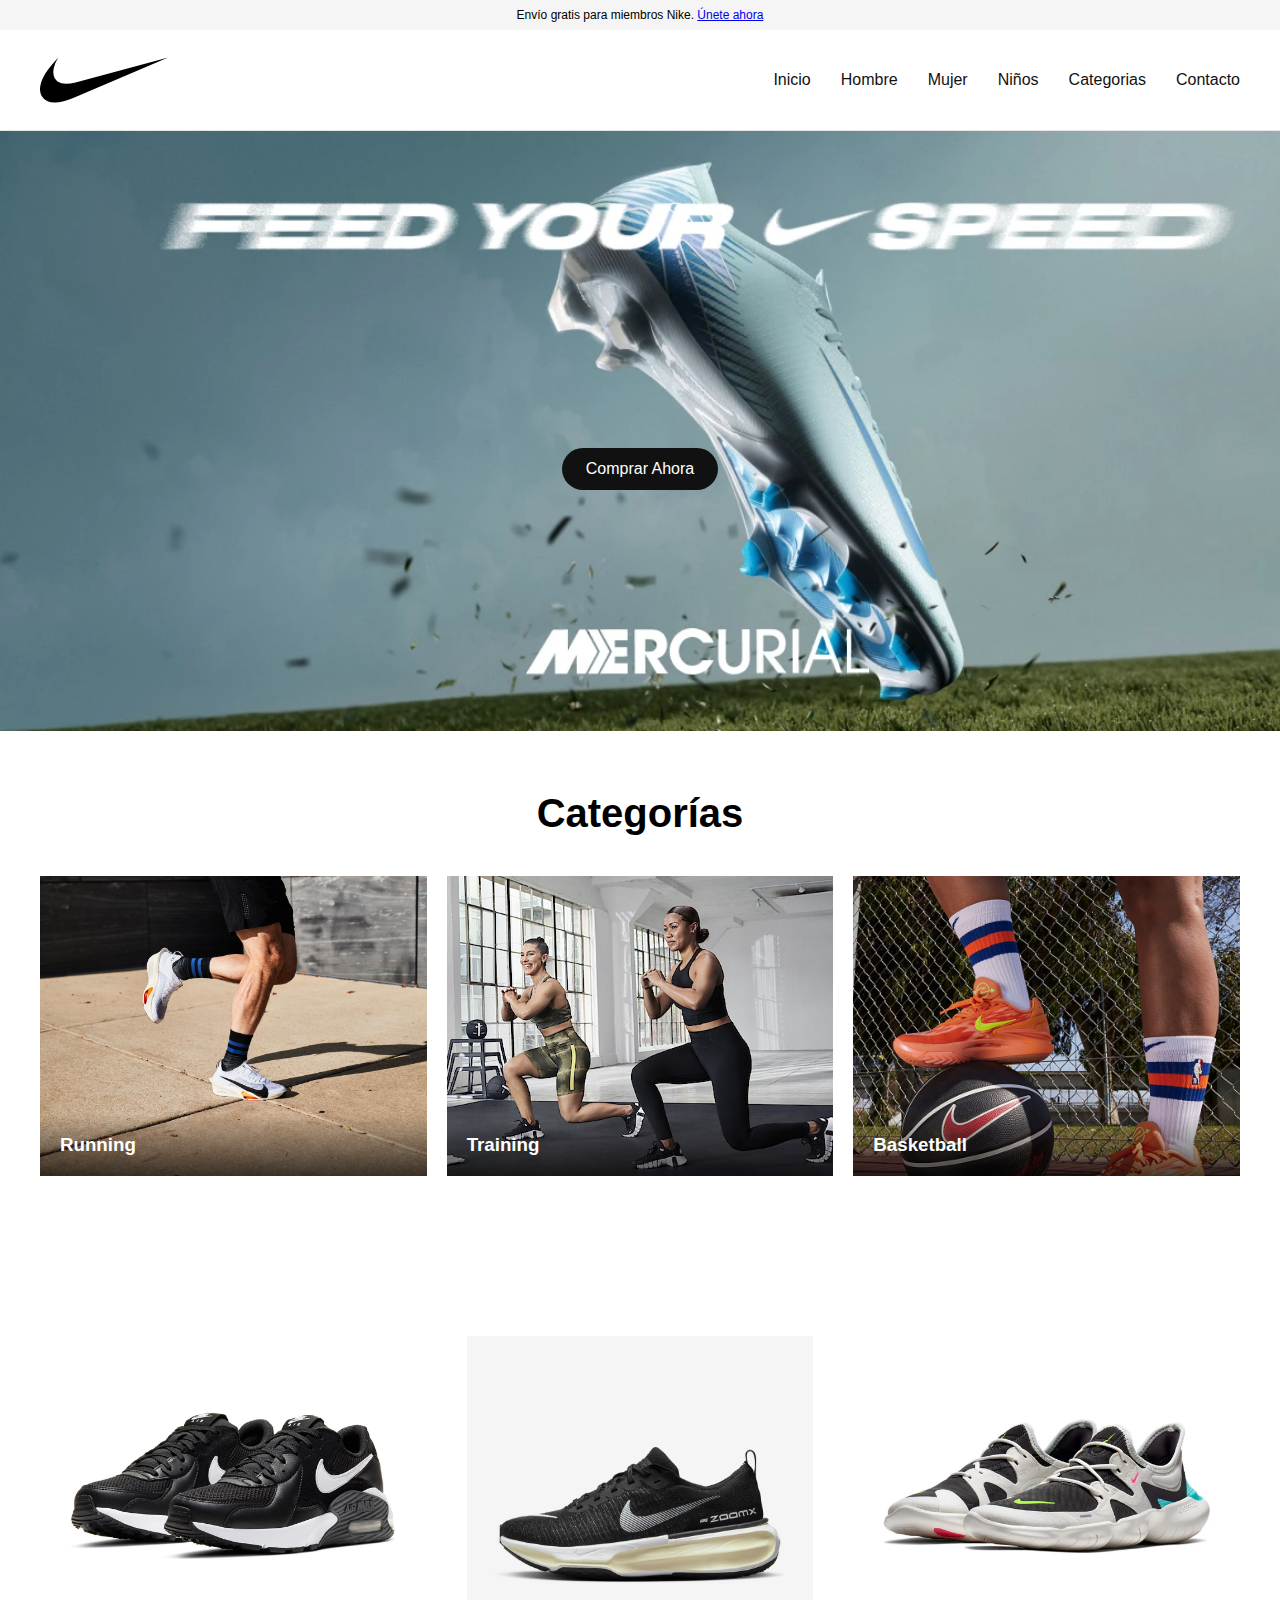
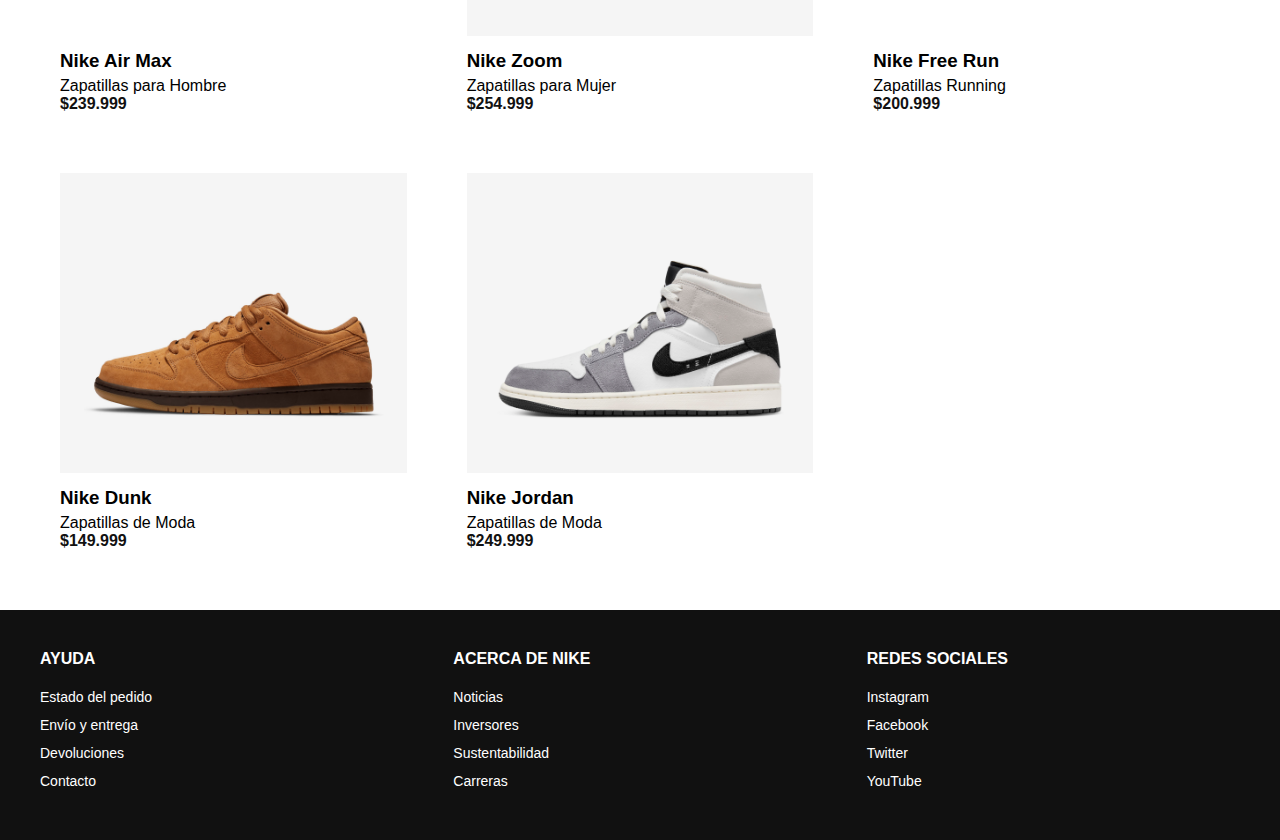
<file: index.html>
<!DOCTYPE html>
<html lang="es">
<head>
    <meta charset="UTF-8">
    <meta name="viewport" content="width=device-width, initial-scale=1.0">
    <title>Nike Argentina Clone</title>
    <link rel="stylesheet" href="./css/styles.css">
</head>
<body>
    <div class="top-banner">
        Envío gratis para miembros Nike. <a href="https://www.nike.com.ar/actualizacion-de-datos" target="_blank">Únete ahora</a>
    </div>

    <nav class="main-nav">
        <img src="img/nikelogo.svg" alt="Nike Logo" class="logo">
        <button class="mobile-menu-btn">☰</button>
        <div class="nav-links">
            <a href="#hero">Inicio</a>
            <a href="#products">Hombre</a>
            <a href="#products">Mujer</a>
            <a href="#products">Niños</a>
            <a href="#category">Categorias</a>
            <a href="./contact.html">Contacto</a>
        </div>
    </nav>

    <div class="mobile-nav">
        <a href="#hero">Inicio</a>
        <a href="#products">Hombre</a>
        <a href="#products">Mujer</a>
        <a href="#products">Niños</a>
        <a href="#category">Categorias</a>
        <a href="./contact.html">Contacto</a>
    </div>

   

    <section class="hero" id="hero">
        <div class="hero-content">
            <h1>JUST DO IT</h1>
            <button class="cta-button">Comprar Ahora</button>
        </div>
    </section>

    <section class="categories" id="category">
        <h2>Categorías</h2>
        <div class="category-grid">
            <div class="category-card">
                <img src="img/runnnig.jpg" alt="Running">
                <div class="category-content">
                    <h3>Running</h3>
                </div>
            </div>
            <div class="category-card">
                <img src="img/training.jpg" alt="Training">
                <div class="category-content">
                    <h3>Training</h3>
                </div>
            </div>
            <div class="category-card">
                <img src="img/basket.jpg" alt="Basketball">
                <div class="category-content">
                    <h3>Basketball</h3>
                </div>
            </div>
        </div>
    </section>

    <section class="products" id="products">
        <div class="products-grid">
            <div class="product-card">
                <a href="https://www.nike.com.ar/nike-air-max-90-cn8490-002/p" target="_blank"><img src="img/Nike Air Max.jpeg" alt="Zapatilla Nike"></a>
                <div class="product-info">
                    <h3>Nike Air Max</h3>
                    <p>Zapatillas para Hombre</p>
                    <p class="price">$239.999</p>
                </div>
                <button class="add-to-cart">Agregar al carrito</button>
            </div>
            <div class="product-card">
                <img src="img/Nike Zoom.jpg" alt="Zapatilla Nike">
                <div class="product-info">
                    <h3>Nike Zoom</h3>
                    <p>Zapatillas para Mujer</p>
                    <p class="price">$254.999</p>
                </div>
                <button class="add-to-cart">Agregar al carrito</button>
            </div>
            <div class="product-card">
                <img src="img/NI_AQ1316-100-5.jpg" alt="Zapatilla Nike">
                <div class="product-info">
                    <h3>Nike Free Run</h3>
                    <p>Zapatillas Running</p>
                    <p class="price">$200.999</p>
                </div>
                <button class="add-to-cart">Agregar al carrito</button>
            </div>
            <div class="product-card">
                <img src="img/DriftersPDP_BQ6817-204_Shot1.jpg" alt="Zapatilla Nike">
                <div class="product-info">
                    <h3>Nike Dunk</h3>
                    <p>Zapatillas de Moda</p>
                    <p class="price">$149.999</p>
                </div>
                <button class="add-to-cart">Agregar al carrito</button>
            </div>
            <div class="product-card">
                <img src="img/DZ4136_002_A_PREM.jpg" alt="Zapatilla Nike">
                <div class="product-info">
                    <h3>Nike Jordan</h3>
                    <p>Zapatillas de Moda</p>
                    <p class="price">$249.999</p>
                </div>
                <button class="add-to-cart">Agregar al carrito</button>
            </div>
        </div>
    </section>

    <section class="nike-experience">
        <div class="container">
            
        </div>
    </section>

    <footer>
        <div class="footer-grid">
            <div class="footer-column">
                <h4>AYUDA</h4>
                <ul>
                    <li><a href="#">Estado del pedido</a></li>
                    <li><a href="#">Envío y entrega</a></li>
                    <li><a href="#">Devoluciones</a></li>
                    <li><a href="#">Contacto</a></li>
                </ul>
            </div>
            <div class="footer-column">
                <h4>ACERCA DE NIKE</h4>
                <ul>
                    <li><a href="#">Noticias</a></li>
                    <li><a href="#">Inversores</a></li>
                    <li><a href="#">Sustentabilidad</a></li>
                    <li><a href="#">Carreras</a></li>
                </ul>
            </div>
            <div class="footer-column">
                <h4>REDES SOCIALES</h4>
                <ul>
                    <li><a href="#">Instagram</a></li>
                    <li><a href="#">Facebook</a></li>
                    <li><a href="#">Twitter</a></li>
                    <li><a href="#">YouTube</a></li>
                </ul>
            </div>
        </div>
    </footer>


<script src="./js/scripts.js"></script>
</file>
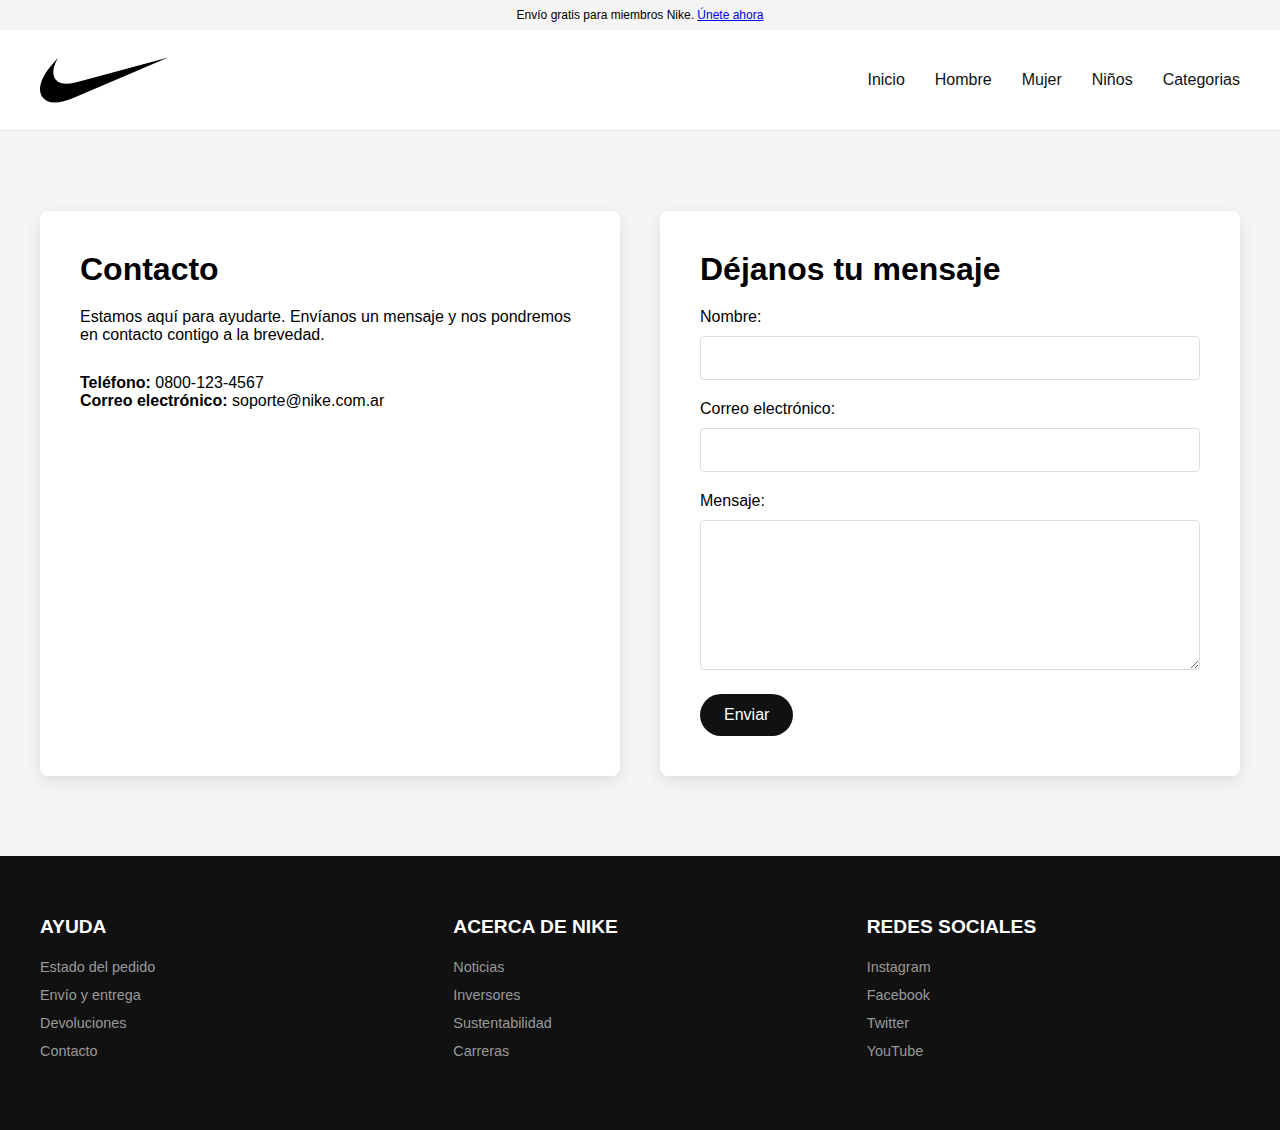
<file: contact.html>
<!DOCTYPE html>
<html lang="es">
<head>
    <meta charset="UTF-8">
    <meta name="viewport" content="width=device-width, initial-scale=1.0">
    <title>Contacto - Nike Argentina</title>
    <link rel="stylesheet" href="./css/contactStyles.css">
</head>
<body>
    <div class="top-banner">
        Envío gratis para miembros Nike. <a href="https://www.nike.com.ar/actualizacion-de-datos" target="_blank">Únete ahora</a>
    </div>

    <nav class="main-nav">
        <img src="img/nikelogo.svg" alt="Nike Logo" class="logo">
        <button class="mobile-menu-btn">☰</button>
        <div class="nav-links">
            <a href="./index.html">Inicio</a>
            <a href="#link">Hombre</a>
            <a href="#products">Mujer</a>
            <a href="#products">Niños</a>
            <a href="#category">Categorias</a>
        </div>
    </nav>

    <div class="mobile-nav">
        <a href="./index.html">Inicio</a>
        <a href="#products">Hombre</a>
        <a href="#products">Mujer</a>
        <a href="#products">Niños</a>
        <a href="#category">Categorias</a>
    </div>
    
    <section class="contact-section" id="link">
        <div class="contact-info">
            <h2>Contacto</h2>
            <p>Estamos aquí para ayudarte. Envíanos un mensaje y nos pondremos en contacto contigo a la brevedad.</p>
            <p>
                <strong>Teléfono:</strong> 0800-123-4567<br>
                <strong>Correo electrónico:</strong> soporte@nike.com.ar
            </p>
        </div>
        <div class="contact-form">
            <h2>Déjanos tu mensaje</h2>
            <form id="contactForm">
                <label for="name">Nombre:</label>
                <input type="text" id="name" name="name" required>
        
                <label for="email">Correo electrónico:</label>
                <input type="email" id="email" name="email" required>
        
                <label for="message">Mensaje:</label>
                <textarea id="message" name="message" required></textarea>
        
                <button type="submit">Enviar</button>
            </form>
        </div>
    </section>

    <footer>
        <div class="footer-grid">
            <div class="footer-column">
                <h4>AYUDA</h4>
                <ul>
                    <li><a href="#">Estado del pedido</a></li>
                    <li><a href="#">Envío y entrega</a></li>
                    <li><a href="#">Devoluciones</a></li>
                    <li><a href="#">Contacto</a></li>
                </ul>
            </div>
            <div class="footer-column">
                <h4>ACERCA DE NIKE</h4>
                <ul>
                    <li><a href="#">Noticias</a></li>
                    <li><a href="#">Inversores</a></li>
                    <li><a href="#">Sustentabilidad</a></li>
                    <li><a href="#">Carreras</a></li>
                </ul>
            </div>
            <div class="footer-column">
                <h4>REDES SOCIALES</h4>
                <ul>
                    <li><a href="#">Instagram</a></li>
                    <li><a href="#">Facebook</a></li>
                    <li><a href="#">Twitter</a></li>
                    <li><a href="#">YouTube</a></li>
                </ul>
            </div>
        </div>
    </footer>
</body>

<script src="./js/scripts.js"></script>
</html>
</file>
<file: css/styles.css>
* {
  margin: 0;
  padding: 0;
  box-sizing: border-box;
  font-family: -apple-system, BlinkMacSystemFont, "Segoe UI", Roboto, Helvetica, Arial, sans-serif;
  scroll-behavior: smooth;
}

/* Header */
.top-banner {
  background: #f5f5f5;
  text-align: center;
  padding: 8px;
  font-size: 12px;
}

.main-nav {
  padding: 20px 40px;
  display: flex;
  justify-content: space-between;
  align-items: center;
  border-bottom: 1px solid #e5e5e5;
  position: relative;
}

.logo {
  height: 60px;
  width: auto;
}

.nav-links {
  display: flex;
  gap: 30px;
}

.nav-links a {
  text-decoration: none;
  color: #111;
  font-weight: 500;
  position: relative;
}

.nav-links a::after {
  content: '';
  position: absolute;
  width: 0;
  height: 2px;
  bottom: -5px;
  left: 0;
  background-color: #111;
  transition: width 0.3s ease;
}

.nav-links a:hover::after {
  width: 100%;
}

.mobile-menu-btn {
  display: none;
  background: none;
  border: none;
  font-size: 24px;
  cursor: pointer;
}

.mobile-nav {
  display: none;
}

/* Hero Section */
.hero {
  position: relative;
  height: 600px;
  display: flex;
  align-items: center;
  justify-content: center;
  background: #f5f5f5;
  overflow: hidden;
  background-image: url('../img/hero.PNG');
  background-size: cover;
  background-repeat: no-repeat;
}

.hero img {
  width: 100%;
  height: 100%;
  object-fit: cover;
  transition: transform 0.3s ease;
}

.hero:hover img {
  transform: scale(1.05);
}

.hero-content {
  position: absolute;
  text-align: center;
  color: white;
  z-index: 2;
}

.hero-content h1 {
  font-size: 48px;
  margin-bottom: 20px;
  opacity: 0;
  transform: translateY(20px);
  animation: fadeInUp 1s forwards;
}

@keyframes fadeInUp {
  to {
      opacity: 1;
      transform: translateY(0);
  }
}

.cta-button {
  background: #111;
  color: white;
  padding: 12px 24px;
  border: none;
  border-radius: 30px;
  font-size: 16px;
  cursor: pointer;
  transition: background 0.3s ease, transform 0.2s ease;
}

.cta-button:hover {
  background: #333;
  transform: translateY(-2px);
}

/* Categories Section */
.categories {
  padding: 60px 40px;
  background: #fff;
}

.categories h2 {
  text-align: center;
  margin-bottom: 40px;
  font-size: 2.5rem;
}

.category-grid {
  display: grid;
  grid-template-columns: repeat(3, 1fr);
  gap: 20px;
  margin-bottom: 40px;
}

.category-card {
  position: relative;
  height: 300px;
  overflow: hidden;
  cursor: pointer;
}

.category-card img {
  width: 100%;
  height: 100%;
  object-fit: cover;
  transition: transform 0.3s ease;
}

.category-card:hover img {
  transform: scale(1.1);
}

.category-content {
  position: absolute;
  bottom: 0;
  left: 0;
  right: 0;
  padding: 20px;
  background: linear-gradient(transparent, rgba(0,0,0,0.7));
  color: white;
}



/* Products Grid */
.products {
  padding: 40px;
}

.products-grid {
  display: grid;
  grid-template-columns: repeat(auto-fill, minmax(300px, 1fr));
  gap: 20px;
}

.product-card {
  padding: 20px;
  cursor: pointer;
  transition: transform 0.3s ease, box-shadow 0.3s ease;
  position: relative;
}

.product-card:hover {
  transform: translateY(-5px);
  box-shadow: 0 5px 15px rgba(0,0,0,0.1);
}

.product-card img {
  width: 100%;
  height: 300px;
  object-fit: cover;
}

.product-info {
  margin-top: 10px;
}

.product-info h3 {
  margin: 5px 0;
}

.price {
  color: #111;
  font-weight: bold;
}

.add-to-cart {
  position: absolute;
  bottom: 20px;
  right: 20px;
  background: #111;
  color: white;
  border: none;
  padding: 8px 16px;
  border-radius: 20px;
  opacity: 0;
  transform: translateY(10px);
  transition: opacity 0.3s ease, transform 0.3s ease;
}

.product-card:hover .add-to-cart {
  opacity: 1;
  transform: translateY(0);
}

.nike-experience .container {
  background-image: url("../img/nike-experiencies.png");
  width: 100%;
}

/* Footer */
footer {
  background: #111;
  color: white;
  padding: 40px;
}

.footer-grid {
  display: grid;
  grid-template-columns: repeat(auto-fit, minmax(200px, 1fr));
  gap: 40px;
}

.footer-column h4 {
  margin-bottom: 20px;
}

.footer-column ul {
  list-style: none;
}

.footer-column ul li {
  margin: 10px 0;
}

.footer-column a {
  color: white;
  text-decoration: none;
  font-size: 14px;
  transition: color 0.3s ease;
}

.footer-column a:hover {
  color: #f5f5f5;
}



/* Media Queries */
@media (max-width: 1024px) {
  .hero-content h1 {
      font-size: 36px;
  }

  .products-grid {
      grid-template-columns: repeat(2, 1fr);
  }
}

@media (max-width: 768px) {
  .nav-links {
      display: none;
  }

  .category-grid{
    grid-template-columns: 1fr;
  }
  
  .mobile-menu-btn {
      display: block;
  }

  .mobile-nav {
      position: fixed;
      top: 0;
      left: -100%;
      width: 80%;
      height: 100vh;
      background: white;
      padding: 40px;
      transition: left 0.3s ease;
      z-index: 1000;
      display: block;
  }

  .mobile-nav.active {
      left: 0;
  }

  .mobile-nav a {
      display: block;
      padding: 15px 0;
      font-size: 18px;
      border-bottom: 1px solid #e5e5e5;
  }

  .cart-sidebar {
      width: 100%;
      right: -100%;
  }

  .hero {
      height: 400px;
  }

  .products {
      padding: 20px;
  }

  .products-grid {
      grid-template-columns: 1fr;
  }
}

@media (max-width: 480px) {
  .main-nav {
      padding: 15px;
  }

  .logo {
      height: 40px;
  }

  .hero-content h1 {
      font-size: 28px;
  }

  .hero {
    background-image: url('../img/nike-hero-celu.PNG');
  }

  .cta-button {
      padding: 10px 20px;
      font-size: 14px;
  }

  .footer-grid {
      grid-template-columns: 1fr;
  }
}
</file>
<file: css/contactStyles.css>
/* Estilos generales */
* {
    margin: 0;
    padding: 0;
    box-sizing: border-box;
    font-family: -apple-system, BlinkMacSystemFont, "Segoe UI", Roboto, Helvetica, Arial, sans-serif;
}

body {
    background-color: #f5f5f5;
}

/* Estilos del encabezado */
.top-banner {
    background: #f5f5f5;
    text-align: center;
    padding: 8px;
    font-size: 12px;
}

.main-nav {
    padding: 20px 40px;
    display: flex;
    justify-content: space-between;
    align-items: center;
    border-bottom: 1px solid #e5e5e5;
    position: relative;
    background: white;
    z-index: 100;
}

.logo {
    height: 60px;
    width: auto;
}

.nav-links {
    display: flex;
    gap: 30px;
}

.nav-links a {
    text-decoration: none;
    color: #111;
    font-weight: 500;
    position: relative;
}

.nav-links a::after {
    content: '';
    position: absolute;
    width: 0;
    height: 2px;
    bottom: -5px;
    left: 0;
    background-color: #111;
    transition: width 0.3s ease;
}

.nav-links a:hover::after {
    width: 100%;
}

.mobile-menu-btn {
    display: none;
    background: none;
    border: none;
    font-size: 24px;
    cursor: pointer;
  }
  
  .mobile-nav {
    display: none;
  }

/* Estilos de la sección de contacto */
.contact-section {
    display: grid;
    grid-template-columns: 1fr 1fr;
    gap: 40px;
    padding: 80px 40px;
}

.contact-info {
    background-color: white;
    padding: 40px;
    border-radius: 8px;
    box-shadow: 0 5px 15px rgba(0,0,0,0.1);
}

.contact-info h2 {
    font-size: 2rem;
    margin-bottom: 20px;
}

.contact-info p {
    margin-bottom: 30px;
}

.contact-form {
    background-color: white;
    padding: 40px;
    border-radius: 8px;
    box-shadow: 0 5px 15px rgba(0,0,0,0.1);
}

.contact-form h2 {
    font-size: 2rem;
    margin-bottom: 20px;
}

.contact-form label {
    display: block;
    font-weight: 500;
    margin-bottom: 10px;
}

.contact-form input,
.contact-form textarea {
    width: 100%;
    padding: 12px 16px;
    border: 1px solid #ddd;
    border-radius: 4px;
    font-size: 1rem;
    margin-bottom: 20px;
}

.contact-form textarea {
    resize: vertical;
    min-height: 150px;
}

.contact-form button {
    background-color: #111;
    color: white;
    padding: 12px 24px;
    border: none;
    border-radius: 30px;
    font-size: 1rem;
    cursor: pointer;
    transition: background-color 0.3s ease;
}

.contact-form button:hover {
    background-color: #333;
}

/* Estilos del pie de página */
footer {
    background: #111;
    color: white;
    padding: 60px 40px;
}

.footer-grid {
    display: grid;
    grid-template-columns: repeat(auto-fit, minmax(200px, 1fr));
    gap: 40px;
}

.footer-column h4 {
    margin-bottom: 20px;
    font-size: 1.2rem;
}

.footer-column ul {
    list-style: none;
}

.footer-column ul li {
    margin: 10px 0;
}

.footer-column a {
    color: #999;
    text-decoration: none;
    font-size: 0.9rem;
    transition: color 0.3s ease;
}

.footer-column a:hover {
    color: white;
}

/* Media queries */
@media (max-width: 768px) {
    .contact-section {
        grid-template-columns: 1fr;
    }

    .main-nav {
        padding: 15px;
    }

    .logo {
        height: 40px;
    }

    .nav-links {
        display: none;
    }

    .mobile-menu-btn {
        display: block;
    }
  
    .mobile-nav {
        position: fixed;
        top: 0;
        left: -100%;
        width: 80%;
        height: 100vh;
        background: white;
        padding: 40px;
        transition: left 0.3s ease;
        z-index: 1000;
        display: block;
    }
  
    .mobile-nav.active {
        left: 0;
    }
  
    .mobile-nav a {
        display: block;
        padding: 15px 0;
        font-size: 18px;
        border-bottom: 1px solid #e5e5e5;
    }
  

    .cart-sidebar {
        width: 100%;
        right: -100%;
    }

}
</file>
